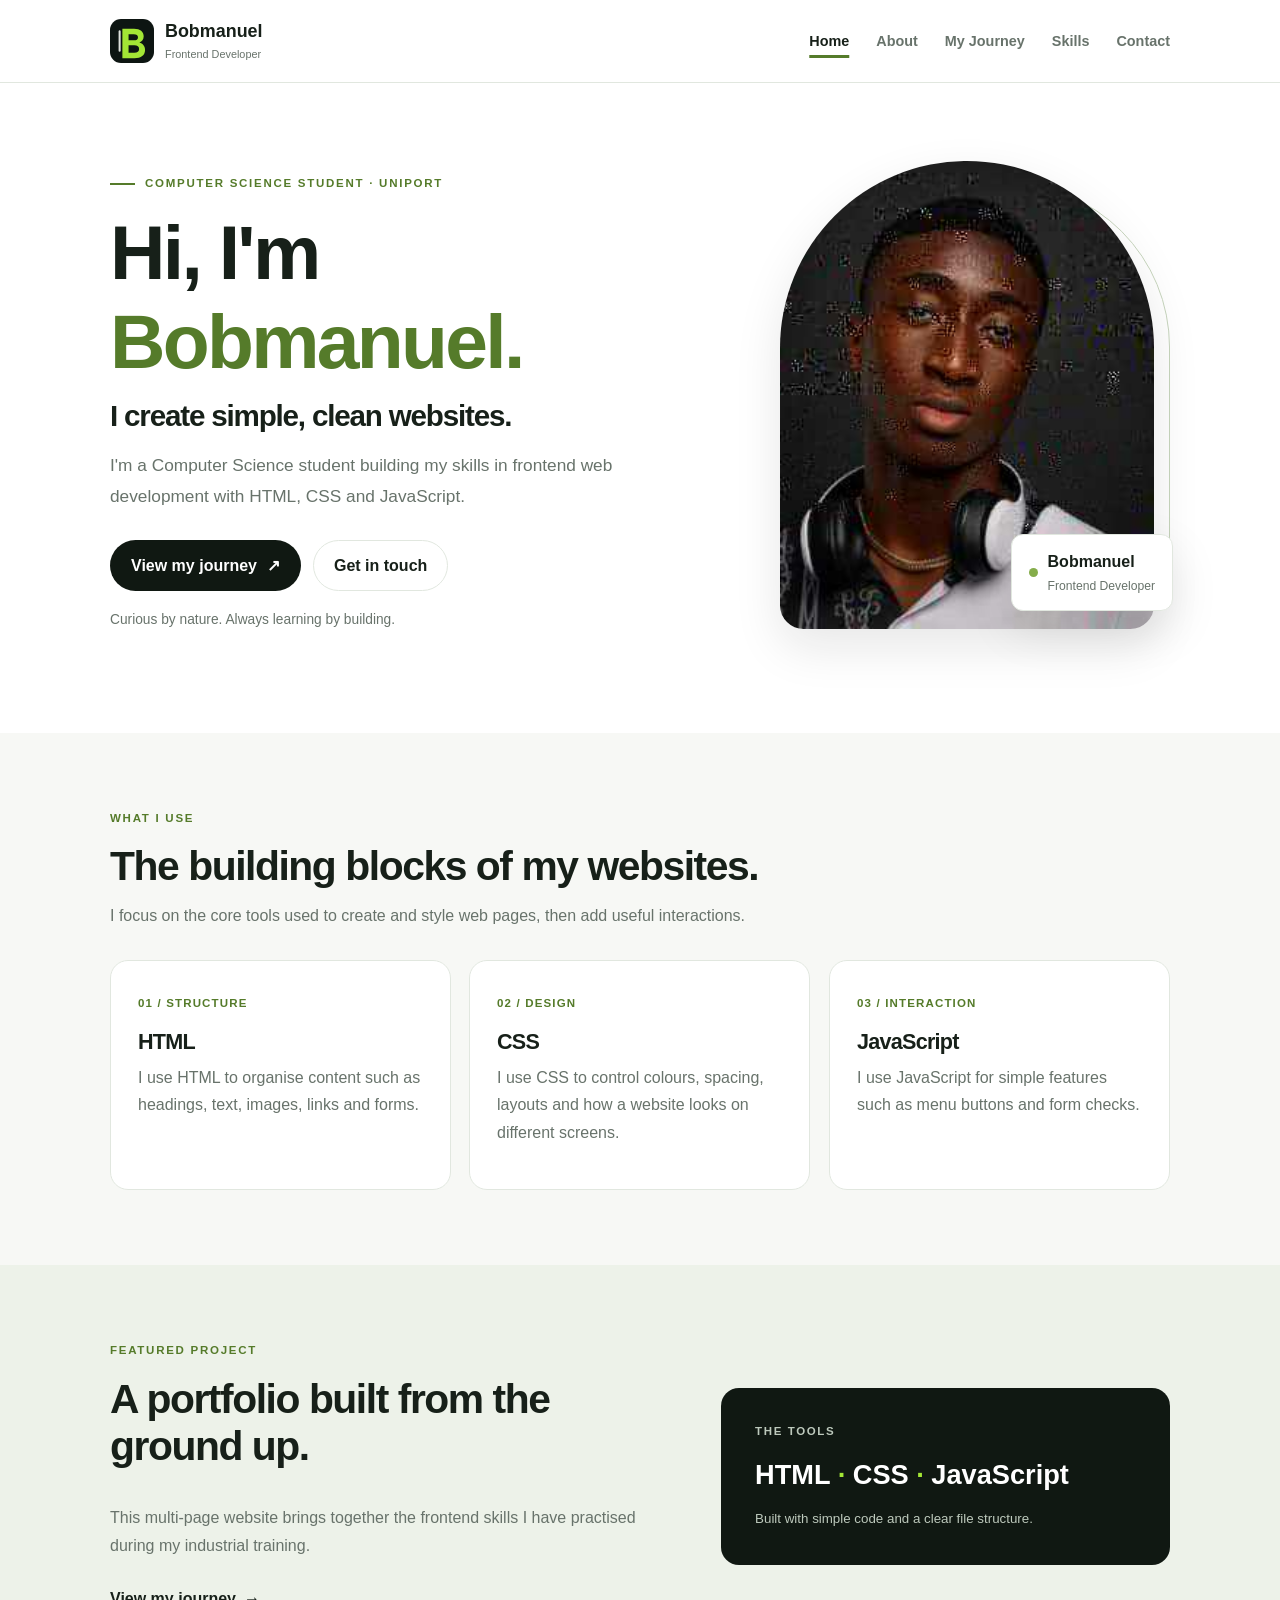
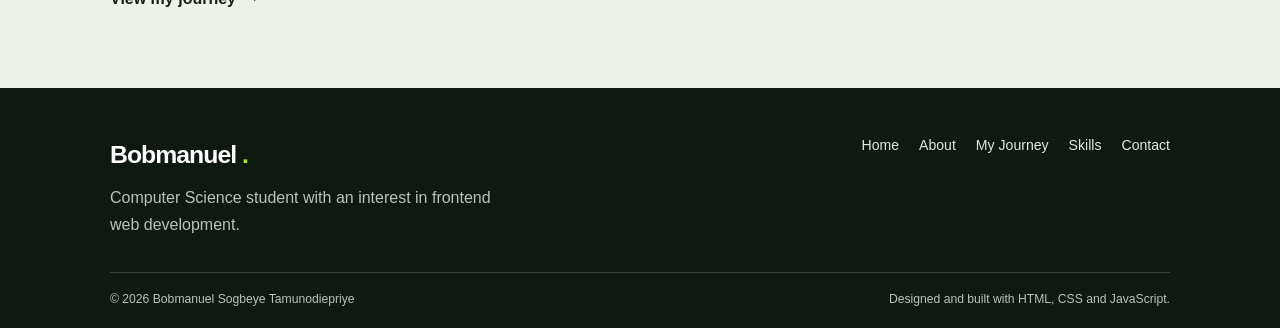
<file: index.html>
<!doctype html>
<html lang="en">
  <head>
    <meta charset="utf-8">
    <meta name="viewport" content="width=device-width, initial-scale=1">
    <meta
      name="description"
      content="Portfolio of Bobmanuel, a Computer Science student and aspiring frontend developer."
    />
    <meta name="theme-color" content="#101812">
    <title>
      Home | Bobmanuel
    </title>
    <link rel="icon" type="image/svg+xml" href="skillerville-techspot/assets/images/logo.svg">
    <link rel="stylesheet" href="skillerville-techspot/assets/css/style.css">
    <script src="skillerville-techspot/assets/js/script.js" defer>
    </script>
  </head>
  <body>
    <!-- Shared header: keep the same navigation on every page. -->
    <header class="site-header">
      <div class="container nav-wrap">
        <a class="brand" href="skillerville-techspot/index.html" aria-label="Bobmanuel home">
          <img src="skillerville-techspot/assets/images/logo.svg" alt="Bobmanuel logo" width="44" height="44">
          <span>
            <strong>
              Bobmanuel
            </strong>
            <small>
              Frontend Developer
            </small>
          </span>
        </a>
        <button
          class="menu-toggle"
          type="button"
          aria-controls="site-nav"
          aria-expanded="false"
          aria-label="Open navigation"
        >
          ☰
        </button>
        <nav class="site-nav" id="site-nav" aria-label="Main navigation">
          <a href="skillerville-techspot/index.html" aria-current="page">Home</a>
          <a href="skillerville-techspot/about.html">About</a>
          <a href="skillerville-techspot/experience.html">My Journey</a>
          <a href="skillerville-techspot/skills.html">Skills</a>
          <a href="skillerville-techspot/contact.html">Contact</a>
        </nav>
      </div>
    </header>
    <main>
      <!-- Hero section: introduction and profile image. -->
      <section class="hero">
        <div class="container hero-grid">
          <div class="hero-copy">
            <p class="eyebrow">
              <span class="eyebrow-line">
              </span>
              Computer Science Student · UniPort
            </p>
            <h1>
              Hi, I'm
              <span>
                Bobmanuel.
              </span>
            </h1>
            <h2 class="hero-subtitle">
              I create simple, clean websites.
            </h2>
            <p class="lead">
              I'm a Computer Science student building my skills in frontend web development with HTML, CSS
              and JavaScript.
            </p>
            <div class="button-row">
              <a class="button button-primary" href="skillerville-techspot/experience.html">
                View my journey
                <span aria-hidden="true">
                  ↗
                </span>
              </a>
              <a class="button button-outline" href="skillerville-techspot/contact.html">
                Get in touch
              </a>
            </div>
            <p class="small-note">
              Curious by nature. Always learning by building.
            </p>
          </div>
          <div class="hero-photo-wrap">
            <div class="photo-decoration">
            </div>
            <div class="hero-photo">
              <img src="skillerville-techspot/assets/images/profile.jpg" alt="Portrait of Bobmanuel">
            </div>
            <div class="photo-caption">
              <span class="caption-dot">
              </span>
              <div>
                <strong>
                  Bobmanuel
                </strong>
                <small>
                  Frontend Developer
                </small>
              </div>
            </div>
          </div>
        </div>
      </section>
      <!-- Short introduction to the skills used on this website. -->
      <section class="section">
        <div class="container">
          <div class="section-heading">
            <p class="eyebrow">
              What I use
            </p>
            <h2>
              The building blocks of my websites.
            </h2>
            <p>
              I focus on the core tools used to create and style web pages, then add useful interactions.
            </p>
          </div>
          <div class="card-grid three">
            <article class="info-card">
              <span class="card-number">
                01 / STRUCTURE
              </span>
              <h3>
                HTML
              </h3>
              <p>
                I use HTML to organise content such as headings, text, images, links and forms.
              </p>
            </article>
            <article class="info-card">
              <span class="card-number">
                02 / DESIGN
              </span>
              <h3>
                CSS
              </h3>
              <p>
                I use CSS to control colours, spacing, layouts and how a website looks on different screens.
              </p>
            </article>
            <article class="info-card">
              <span class="card-number">
                03 / INTERACTION
              </span>
              <h3>
                JavaScript
              </h3>
              <p>
                I use JavaScript for simple features such as menu buttons and form checks.
              </p>
            </article>
          </div>
        </div>
      </section>
      <!-- Featured project preview. -->
      <section class="section section-soft">
        <div class="container feature-row">
          <div>
            <p class="eyebrow">
              Featured project
            </p>
            <h2>
              A portfolio built from the ground up.
            </h2>
            <p>
              This multi-page website brings together the frontend skills I have practised during my
              industrial training.
            </p>
            <a class="text-link" href="skillerville-techspot/experience.html">
              View my journey
              <span aria-hidden="true">
                →
              </span>
            </a>
          </div>
          <div class="feature-note">
            <span class="feature-kicker">
              THE TOOLS
            </span>
            <strong>
              HTML
              <i>
                ·
              </i>
              CSS
              <i>
                ·
              </i>
              JavaScript
            </strong>
            <small>
              Built with simple code and a clear file structure.
            </small>
          </div>
        </div>
      </section>
    </main>
    <!-- Shared footer: same links and details across all pages. -->
    <footer class="site-footer">
      <div class="container footer-top">
        <div class="footer-about">
          <a class="footer-brand" href="skillerville-techspot/index.html">
            Bobmanuel
            <span>
              .
            </span>
          </a>
          <p>
            Computer Science student with an interest in frontend web development.
          </p>
        </div>
        <nav class="footer-links" aria-label="Footer navigation">
          <a href="skillerville-techspot/index.html">Home</a>
          <a href="skillerville-techspot/about.html">About</a>
          <a href="skillerville-techspot/experience.html">My Journey</a>
          <a href="skillerville-techspot/skills.html">Skills</a>
          <a href="skillerville-techspot/contact.html">Contact</a>
        </nav>
      </div>
      <div class="container footer-bottom">
        <span>
          © 2026 Bobmanuel Sogbeye Tamunodiepriye
        </span>
        <span>
          Designed and built with HTML, CSS and JavaScript.
        </span>
      </div>
    </footer>
  </body>
</html>
</file>
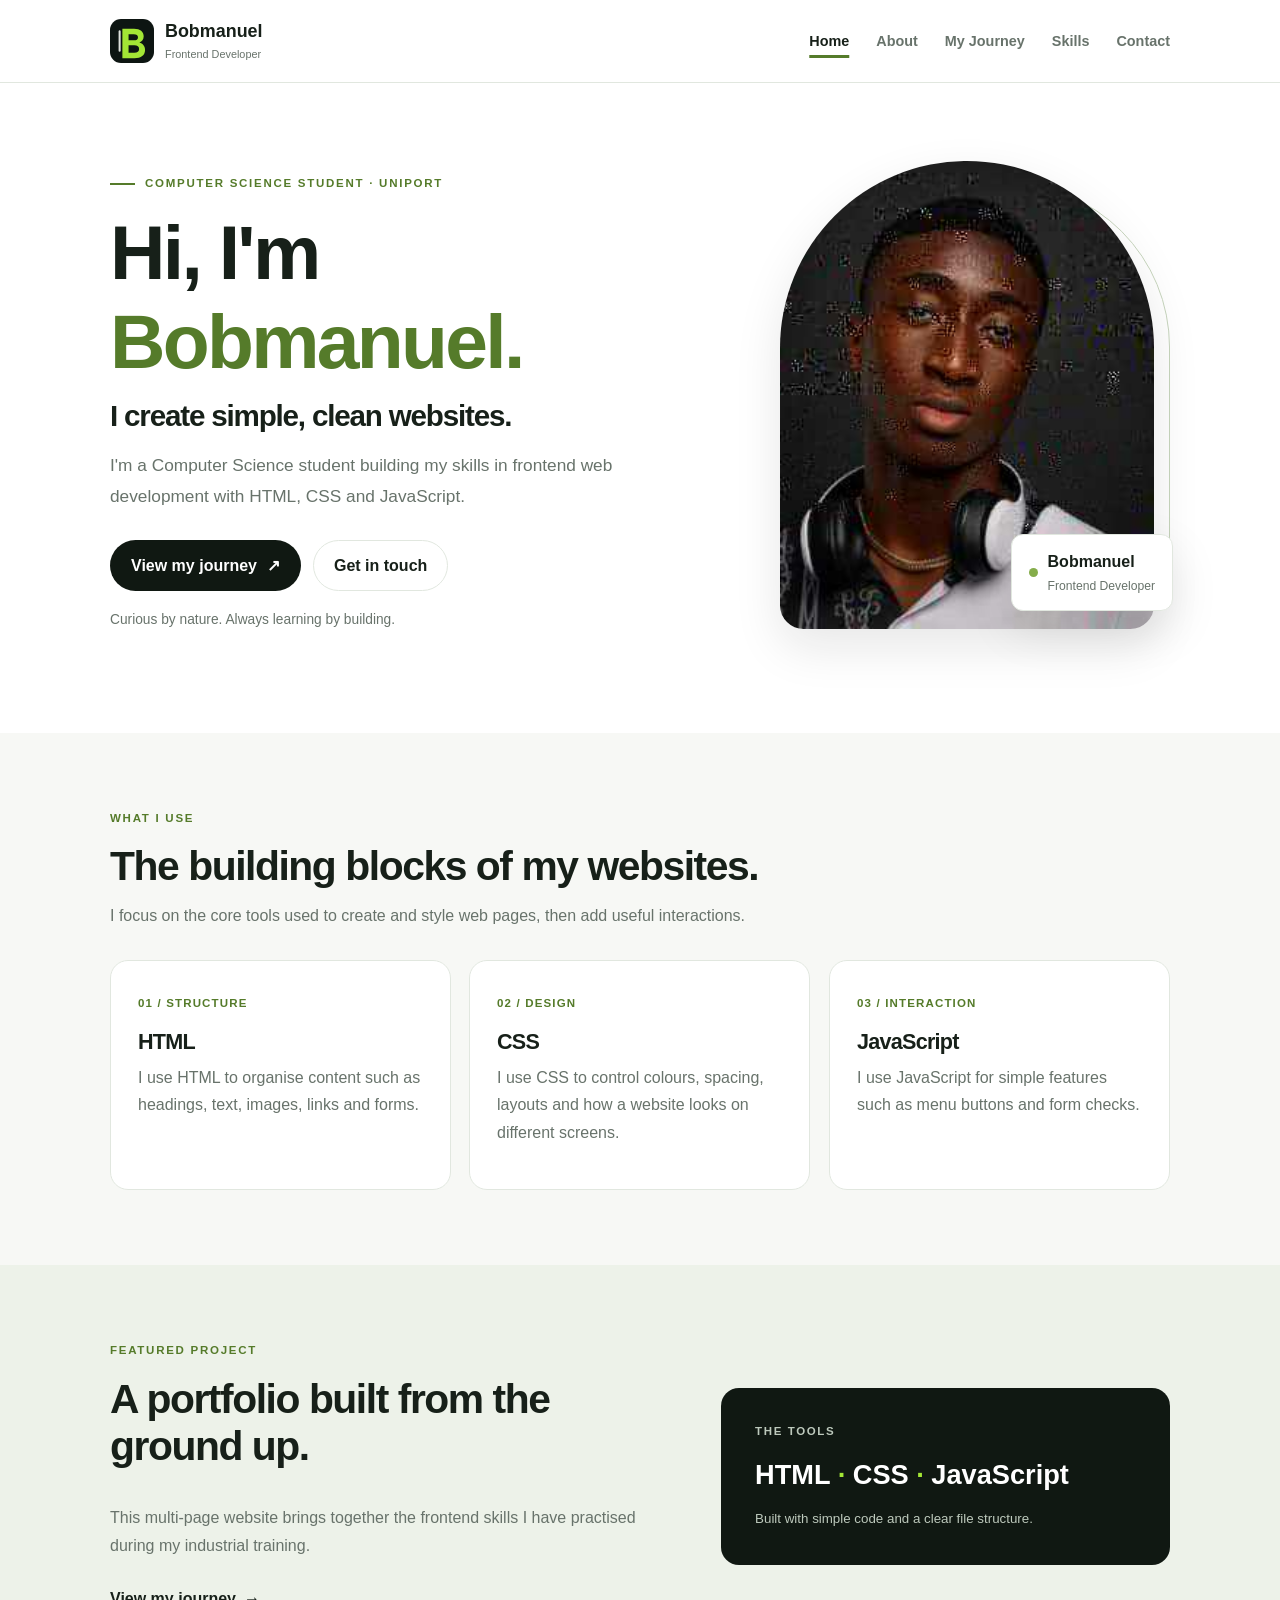
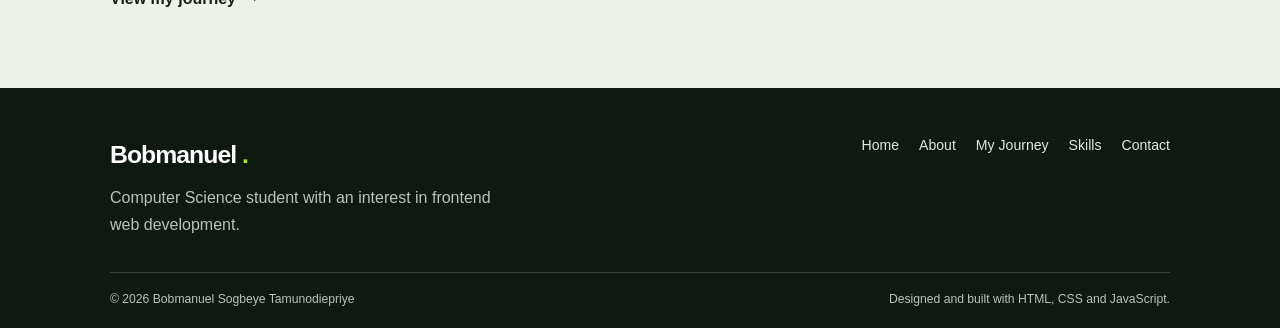
<file: skillerville-techspot/index.html>
<!doctype html>
<html lang="en">
  <head>
    <meta charset="utf-8">
    <meta name="viewport" content="width=device-width, initial-scale=1">
    <meta
      name="description"
      content="Portfolio of Bobmanuel, a Computer Science student and aspiring frontend developer."
    />
    <meta name="theme-color" content="#101812">
    <title>
      Home | Bobmanuel
    </title>
    <link rel="icon" type="image/svg+xml" href="assets/images/logo.svg">
    <link rel="stylesheet" href="assets/css/style.css">
    <script src="assets/js/script.js" defer>
    </script>
  </head>
  <body>
    <!-- Shared header: keep the same navigation on every page. -->
    <header class="site-header">
      <div class="container nav-wrap">
        <a class="brand" href="index.html" aria-label="Bobmanuel home">
          <img src="assets/images/logo.svg" alt="Bobmanuel logo" width="44" height="44">
          <span>
            <strong>
              Bobmanuel
            </strong>
            <small>
              Frontend Developer
            </small>
          </span>
        </a>
        <button
          class="menu-toggle"
          type="button"
          aria-controls="site-nav"
          aria-expanded="false"
          aria-label="Open navigation"
        >
          ☰
        </button>
        <nav class="site-nav" id="site-nav" aria-label="Main navigation">
          <a href="index.html" aria-current="page">Home</a>
          <a href="about.html">About</a>
          <a href="experience.html">My Journey</a>
          <a href="skills.html">Skills</a>
          <a href="contact.html">Contact</a>
        </nav>
      </div>
    </header>
    <main>
      <!-- Hero section: introduction and profile image. -->
      <section class="hero">
        <div class="container hero-grid">
          <div class="hero-copy">
            <p class="eyebrow">
              <span class="eyebrow-line">
              </span>
              Computer Science Student · UniPort
            </p>
            <h1>
              Hi, I'm
              <span>
                Bobmanuel.
              </span>
            </h1>
            <h2 class="hero-subtitle">
              I create simple, clean websites.
            </h2>
            <p class="lead">
              I'm a Computer Science student building my skills in frontend web development with HTML, CSS
              and JavaScript.
            </p>
            <div class="button-row">
              <a class="button button-primary" href="experience.html">
                View my journey
                <span aria-hidden="true">
                  ↗
                </span>
              </a>
              <a class="button button-outline" href="contact.html">
                Get in touch
              </a>
            </div>
            <p class="small-note">
              Curious by nature. Always learning by building.
            </p>
          </div>
          <div class="hero-photo-wrap">
            <div class="photo-decoration">
            </div>
            <div class="hero-photo">
              <img src="assets/images/profile.jpg" alt="Portrait of Bobmanuel">
            </div>
            <div class="photo-caption">
              <span class="caption-dot">
              </span>
              <div>
                <strong>
                  Bobmanuel
                </strong>
                <small>
                  Frontend Developer
                </small>
              </div>
            </div>
          </div>
        </div>
      </section>
      <!-- Short introduction to the skills used on this website. -->
      <section class="section">
        <div class="container">
          <div class="section-heading">
            <p class="eyebrow">
              What I use
            </p>
            <h2>
              The building blocks of my websites.
            </h2>
            <p>
              I focus on the core tools used to create and style web pages, then add useful interactions.
            </p>
          </div>
          <div class="card-grid three">
            <article class="info-card">
              <span class="card-number">
                01 / STRUCTURE
              </span>
              <h3>
                HTML
              </h3>
              <p>
                I use HTML to organise content such as headings, text, images, links and forms.
              </p>
            </article>
            <article class="info-card">
              <span class="card-number">
                02 / DESIGN
              </span>
              <h3>
                CSS
              </h3>
              <p>
                I use CSS to control colours, spacing, layouts and how a website looks on different screens.
              </p>
            </article>
            <article class="info-card">
              <span class="card-number">
                03 / INTERACTION
              </span>
              <h3>
                JavaScript
              </h3>
              <p>
                I use JavaScript for simple features such as menu buttons and form checks.
              </p>
            </article>
          </div>
        </div>
      </section>
      <!-- Featured project preview. -->
      <section class="section section-soft">
        <div class="container feature-row">
          <div>
            <p class="eyebrow">
              Featured project
            </p>
            <h2>
              A portfolio built from the ground up.
            </h2>
            <p>
              This multi-page website brings together the frontend skills I have practised during my
              industrial training.
            </p>
            <a class="text-link" href="experience.html">
              View my journey
              <span aria-hidden="true">
                →
              </span>
            </a>
          </div>
          <div class="feature-note">
            <span class="feature-kicker">
              THE TOOLS
            </span>
            <strong>
              HTML
              <i>
                ·
              </i>
              CSS
              <i>
                ·
              </i>
              JavaScript
            </strong>
            <small>
              Built with simple code and a clear file structure.
            </small>
          </div>
        </div>
      </section>
    </main>
    <!-- Shared footer: same links and details across all pages. -->
    <footer class="site-footer">
      <div class="container footer-top">
        <div class="footer-about">
          <a class="footer-brand" href="index.html">
            Bobmanuel
            <span>
              .
            </span>
          </a>
          <p>
            Computer Science student with an interest in frontend web development.
          </p>
        </div>
        <nav class="footer-links" aria-label="Footer navigation">
          <a href="index.html">Home</a>
          <a href="about.html">About</a>
          <a href="experience.html">My Journey</a>
          <a href="skills.html">Skills</a>
          <a href="contact.html">Contact</a>
        </nav>
      </div>
      <div class="container footer-bottom">
        <span>
          © 2026 Bobmanuel Sogbeye Tamunodiepriye
        </span>
        <span>
          Designed and built with HTML, CSS and JavaScript.
        </span>
      </div>
    </footer>
  </body>
</html>
</file>
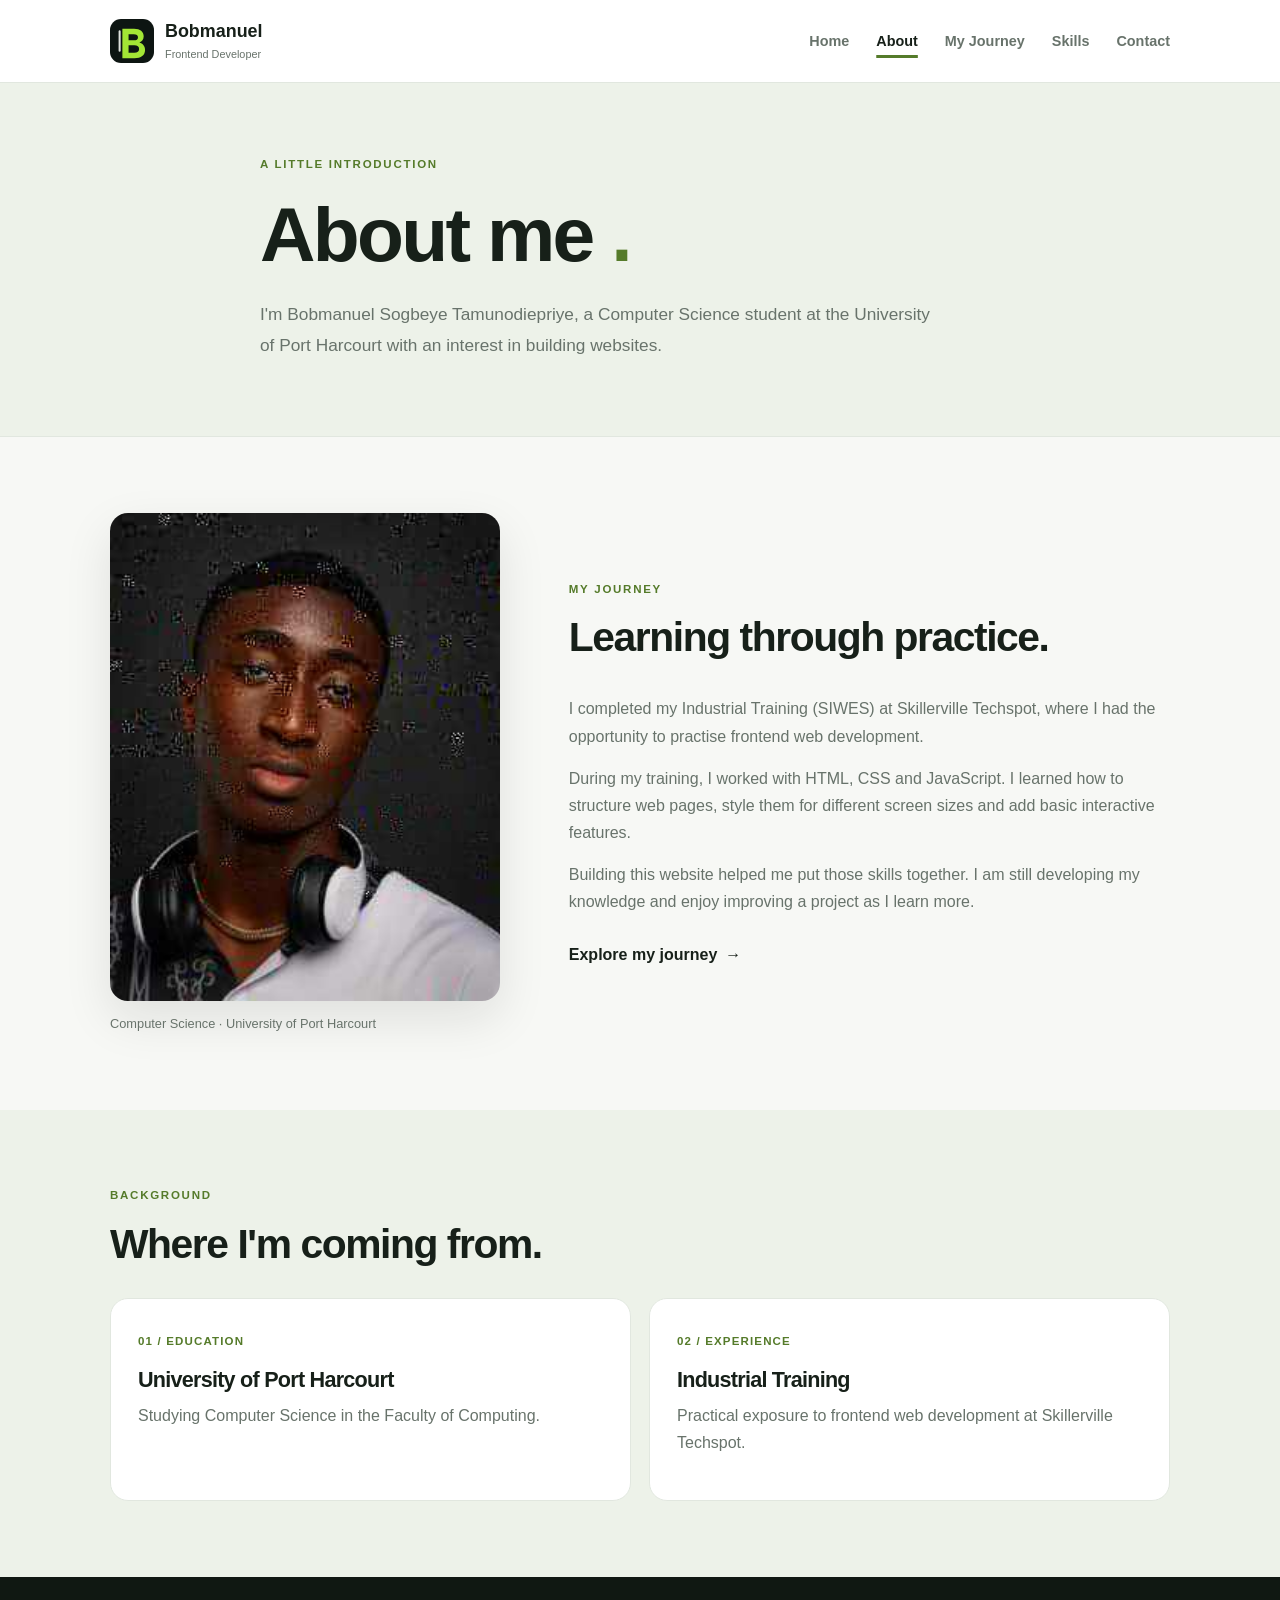
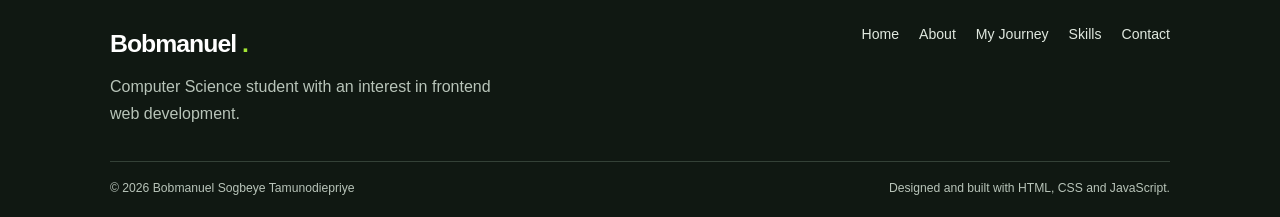
<file: skillerville-techspot/about.html>
<!doctype html>
<html lang="en">
  <head>
    <meta charset="utf-8">
    <meta name="viewport" content="width=device-width, initial-scale=1">
    <meta
      name="description"
      content="Learn about Bobmanuel, a Computer Science student at the University of Port Harcourt."
    />
    <meta name="theme-color" content="#101812">
    <title>
      About | Bobmanuel
    </title>
    <link rel="icon" type="image/svg+xml" href="assets/images/logo.svg">
    <link rel="stylesheet" href="assets/css/style.css">
    <script src="assets/js/script.js" defer>
    </script>
  </head>
  <body>
    <!-- Shared header: keep the same navigation on every page. -->
    <header class="site-header">
      <div class="container nav-wrap">
        <a class="brand" href="index.html" aria-label="Bobmanuel home">
          <img src="assets/images/logo.svg" alt="Bobmanuel logo" width="44" height="44">
          <span>
            <strong>
              Bobmanuel
            </strong>
            <small>
              Frontend Developer
            </small>
          </span>
        </a>
        <button
          class="menu-toggle"
          type="button"
          aria-controls="site-nav"
          aria-expanded="false"
          aria-label="Open navigation"
        >
          ☰
        </button>
        <nav class="site-nav" id="site-nav" aria-label="Main navigation">
          <a href="index.html">Home</a>
          <a href="about.html" aria-current="page">About</a>
          <a href="experience.html">My Journey</a>
          <a href="skills.html">Skills</a>
          <a href="contact.html">Contact</a>
        </nav>
      </div>
    </header>
    <main>
      <section class="page-intro">
        <div class="container narrow">
          <p class="eyebrow">
            A little introduction
          </p>
          <h1>
            About me
            <span class="heading-period">
              .
            </span>
          </h1>
          <p class="lead">
            I'm Bobmanuel Sogbeye Tamunodiepriye, a Computer Science student at the University of Port
            Harcourt with an interest in building websites.
          </p>
        </div>
      </section>
      <section class="section">
        <div class="container about-grid">
          <div class="about-image-wrap">
            <img class="about-photo" src="assets/images/profile.jpg" alt="Portrait of Bobmanuel">
            <span class="image-caption">
              Computer Science · University of Port Harcourt
            </span>
          </div>
          <div class="about-copy">
            <p class="eyebrow">
              My journey
            </p>
            <h2>
              Learning through practice.
            </h2>
            <p>
              I completed my Industrial Training (SIWES) at Skillerville Techspot, where I had the
              opportunity to practise frontend web development.
            </p>
            <p>
              During my training, I worked with HTML, CSS and JavaScript. I learned how to structure web
              pages, style them for different screen sizes and add basic interactive features.
            </p>
            <p>
              Building this website helped me put those skills together. I am still developing my
              knowledge and enjoy improving a project as I learn more.
            </p>
            <a class="text-link" href="experience.html">
              Explore my journey
              <span aria-hidden="true">
                →
              </span>
            </a>
          </div>
        </div>
      </section>
      <section class="section section-soft">
        <div class="container">
          <div class="section-heading">
            <p class="eyebrow">
              Background
            </p>
            <h2>
              Where I'm coming from.
            </h2>
          </div>
          <div class="card-grid two">
            <article class="info-card">
              <span class="card-number">
                01 / EDUCATION
              </span>
              <h3>
                University of Port Harcourt
              </h3>
              <p>
                Studying Computer Science in the Faculty of Computing.
              </p>
            </article>
            <article class="info-card">
              <span class="card-number">
                02 / EXPERIENCE
              </span>
              <h3>
                Industrial Training
              </h3>
              <p>
                Practical exposure to frontend web development at Skillerville Techspot.
              </p>
            </article>
          </div>
        </div>
      </section>
    </main>
    <!-- Shared footer: same links and details across all pages. -->
    <footer class="site-footer">
      <div class="container footer-top">
        <div class="footer-about">
          <a class="footer-brand" href="index.html">
            Bobmanuel
            <span>
              .
            </span>
          </a>
          <p>
            Computer Science student with an interest in frontend web development.
          </p>
        </div>
        <nav class="footer-links" aria-label="Footer navigation">
          <a href="index.html">Home</a>
          <a href="about.html">About</a>
          <a href="experience.html">My Journey</a>
          <a href="skills.html">Skills</a>
          <a href="contact.html">Contact</a>
        </nav>
      </div>
      <div class="container footer-bottom">
        <span>
          © 2026 Bobmanuel Sogbeye Tamunodiepriye
        </span>
        <span>
          Designed and built with HTML, CSS and JavaScript.
        </span>
      </div>
    </footer>
  </body>
</html>
</file>
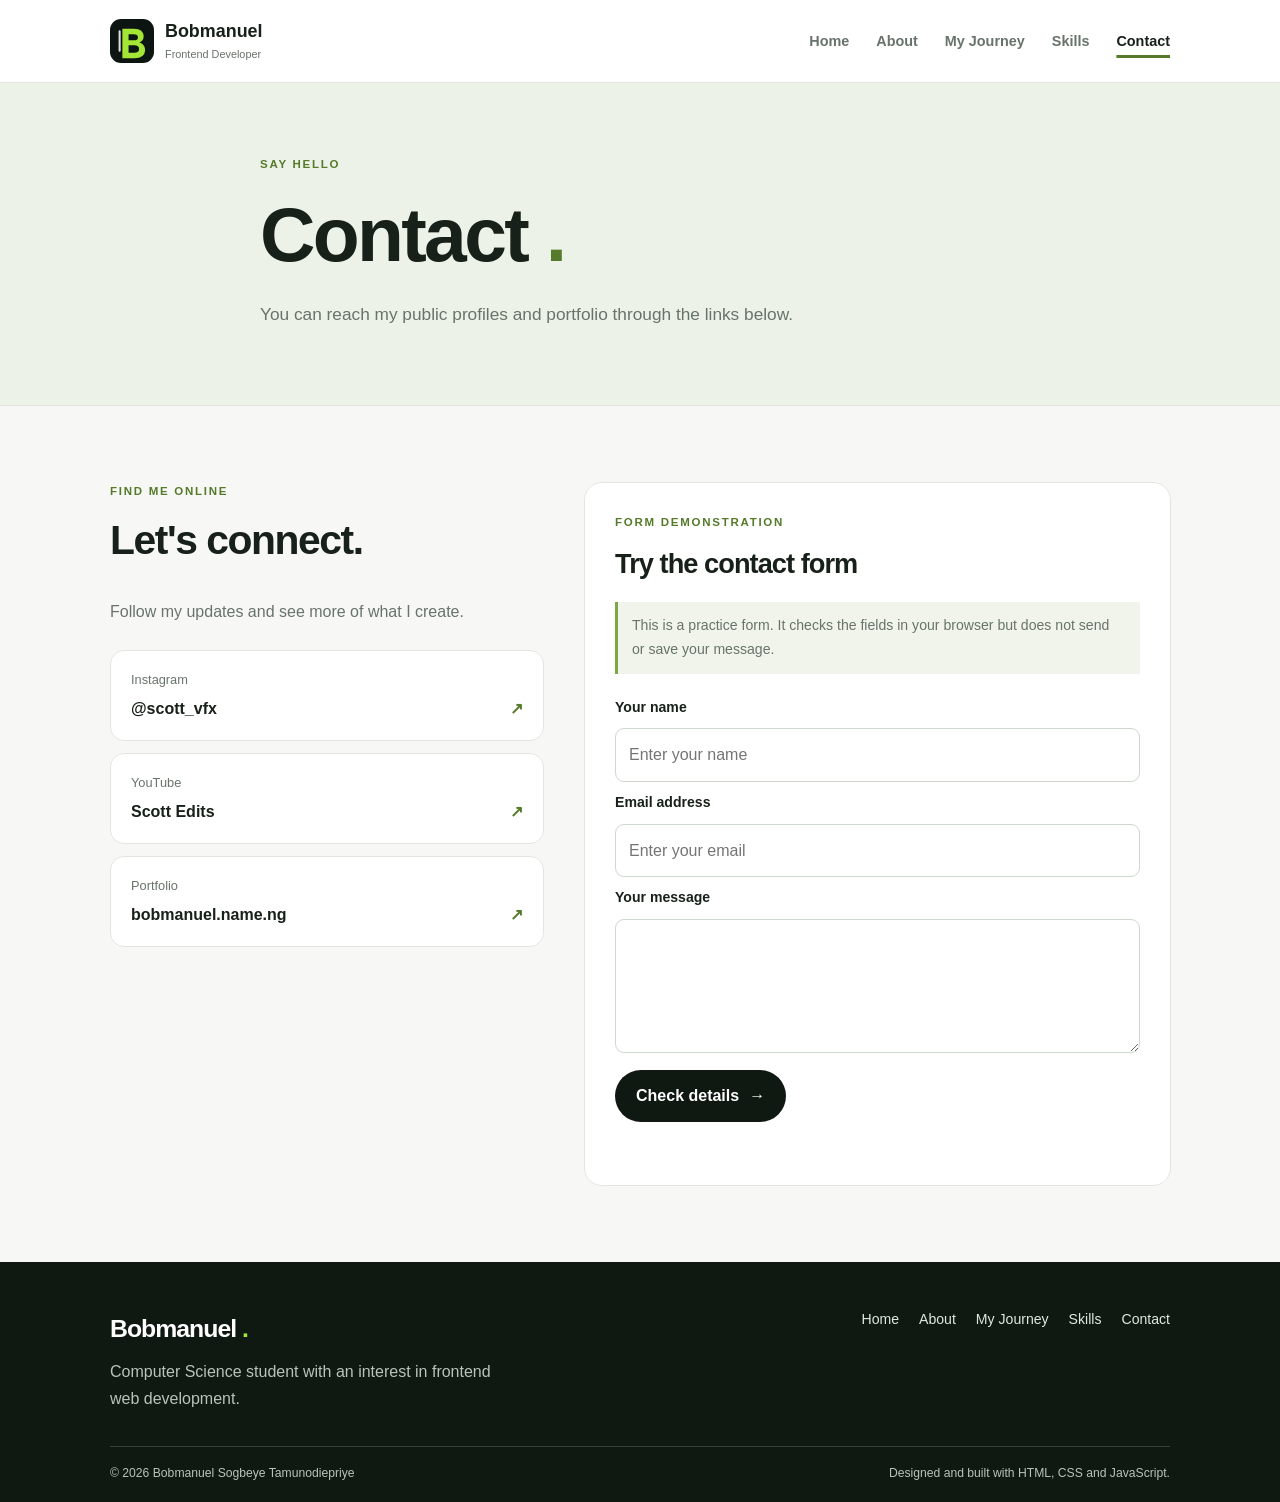
<file: skillerville-techspot/contact.html>
<!doctype html>
<html lang="en">
  <head>
    <meta charset="utf-8">
    <meta name="viewport" content="width=device-width, initial-scale=1">
    <meta name="description" content="Find Bobmanuel's public social and portfolio links.">
    <meta name="theme-color" content="#101812">
    <title>
      Contact | Bobmanuel
    </title>
    <link rel="icon" type="image/svg+xml" href="assets/images/logo.svg">
    <link rel="stylesheet" href="assets/css/style.css">
    <script src="assets/js/script.js" defer>
    </script>
  </head>
  <body>
    <!-- Shared header: keep the same navigation on every page. -->
    <header class="site-header">
      <div class="container nav-wrap">
        <a class="brand" href="index.html" aria-label="Bobmanuel home">
          <img src="assets/images/logo.svg" alt="Bobmanuel logo" width="44" height="44">
          <span>
            <strong>
              Bobmanuel
            </strong>
            <small>
              Frontend Developer
            </small>
          </span>
        </a>
        <button
          class="menu-toggle"
          type="button"
          aria-controls="site-nav"
          aria-expanded="false"
          aria-label="Open navigation"
        >
          ☰
        </button>
        <nav class="site-nav" id="site-nav" aria-label="Main navigation">
          <a href="index.html">Home</a>
          <a href="about.html">About</a>
          <a href="experience.html">My Journey</a>
          <a href="skills.html">Skills</a>
          <a href="contact.html" aria-current="page">Contact</a>
        </nav>
      </div>
    </header>
    <main>
      <section class="page-intro">
        <div class="container narrow">
          <p class="eyebrow">
            Say hello
          </p>
          <h1>
            Contact
            <span class="heading-period">
              .
            </span>
          </h1>
          <p class="lead">
            You can reach my public profiles and portfolio through the links below.
          </p>
        </div>
      </section>
      <section class="section">
        <div class="container contact-grid">
          <div>
            <p class="eyebrow">
              Find me online
            </p>
            <h2>
              Let's connect.
            </h2>
            <p class="contact-intro">
              Follow my updates and see more of what I create.
            </p>
            <div class="contact-links">
              <a href="https://www.instagram.com/scott_vfx/" target="_blank" rel="noopener noreferrer">
                <span>
                  Instagram
                </span>
                <strong>
                  @scott_vfx
                  <b aria-hidden="true">
                    ↗
                  </b>
                </strong>
              </a>
              <a href="https://www.youtube.com/@scottedits-f2g" target="_blank" rel="noopener noreferrer">
                <span>
                  YouTube
                </span>
                <strong>
                  Scott Edits
                  <b aria-hidden="true">
                    ↗
                  </b>
                </strong>
              </a>
              <a href="https://bobmanuel.name.ng" target="_blank" rel="noopener noreferrer">
                <span>
                  Portfolio
                </span>
                <strong>
                  bobmanuel.name.ng
                  <b aria-hidden="true">
                    ↗
                  </b>
                </strong>
              </a>
            </div>
          </div>
          <div class="form-panel">
            <p class="eyebrow">
              Form demonstration
            </p>
            <h2>
              Try the contact form
            </h2>
            <p class="form-notice">
              This is a practice form. It checks the fields in your browser but does not send or save your
              message.
            </p>
            <form id="contact-form">
              <label for="name">
                Your name
              </label>
              <input id="name" name="name" type="text" autocomplete="name" placeholder="Enter your name" required>
              <label for="email">
                Email address
              </label>
              <input
                id="email"
                name="email"
                type="email"
                autocomplete="email"
                placeholder="Enter your email"
                required
              />
              <label for="message">
                Your message
              </label>
              <textarea id="message" name="message" rows="4" placeholder="Write a short message" required>
              </textarea>
              <button class="button button-primary" type="submit">
                Check details
                <span aria-hidden="true">
                  →
                </span>
              </button>
              <p class="form-feedback" id="form-feedback" aria-live="polite">
              </p>
            </form>
          </div>
        </div>
      </section>
    </main>
    <!-- Shared footer: same links and details across all pages. -->
    <footer class="site-footer">
      <div class="container footer-top">
        <div class="footer-about">
          <a class="footer-brand" href="index.html">
            Bobmanuel
            <span>
              .
            </span>
          </a>
          <p>
            Computer Science student with an interest in frontend web development.
          </p>
        </div>
        <nav class="footer-links" aria-label="Footer navigation">
          <a href="index.html">Home</a>
          <a href="about.html">About</a>
          <a href="experience.html">My Journey</a>
          <a href="skills.html">Skills</a>
          <a href="contact.html">Contact</a>
        </nav>
      </div>
      <div class="container footer-bottom">
        <span>
          © 2026 Bobmanuel Sogbeye Tamunodiepriye
        </span>
        <span>
          Designed and built with HTML, CSS and JavaScript.
        </span>
      </div>
    </footer>
  </body>
</html>
</file>
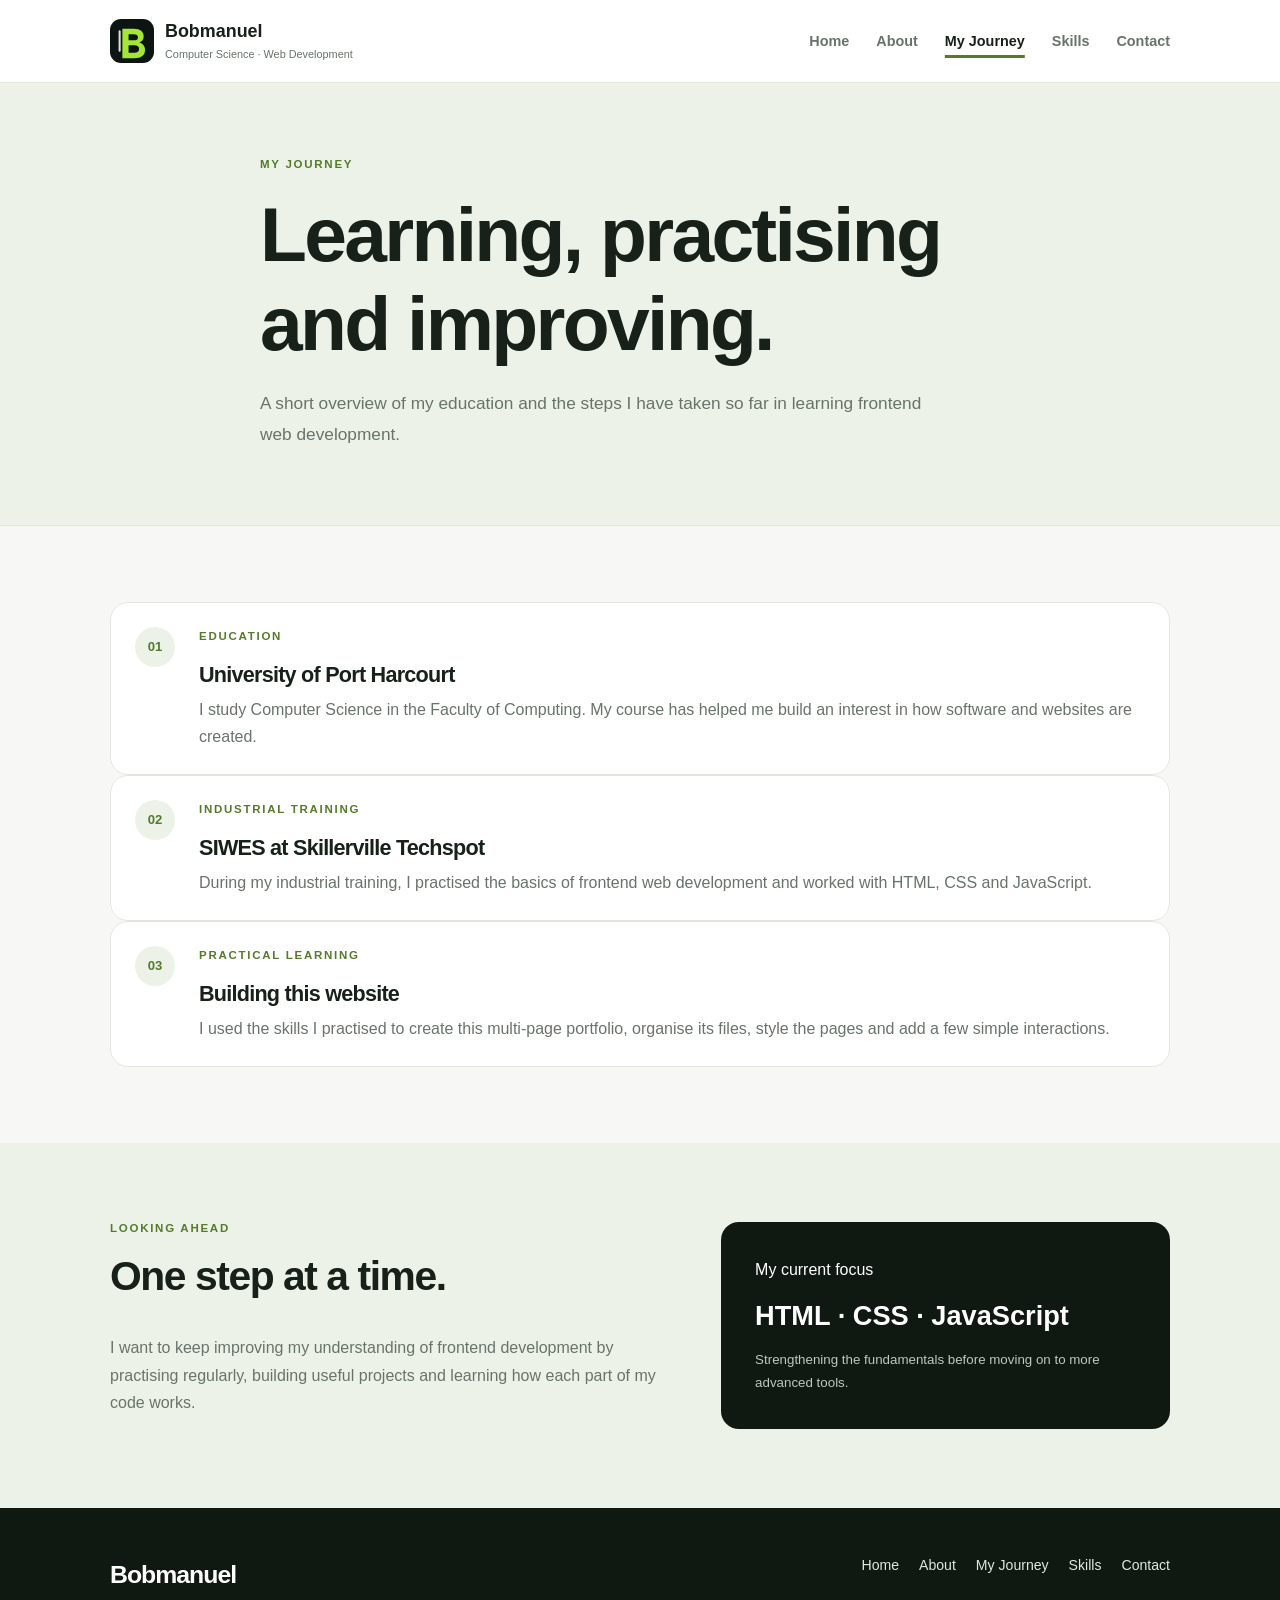
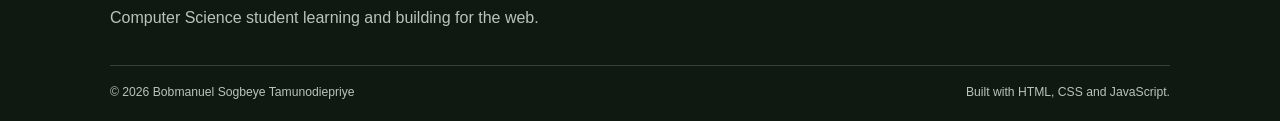
<file: skillerville-techspot/experience.html>
<!doctype html>
<html lang="en">
<head>
  <meta charset="utf-8">
  <meta name="viewport" content="width=device-width, initial-scale=1">
  <meta name="description" content="Bobmanuel's education, industrial training and learning journey in frontend web development.">
  <meta name="theme-color" content="#101812">
  <title>My Journey | Bobmanuel</title>
  <!-- Personal logo used as the browser tab icon on every page. -->
  <link rel="icon" type="image/svg+xml" href="assets/images/logo.svg">
  <link rel="stylesheet" href="assets/css/style.css">
  <script src="assets/js/script.js" defer></script>
</head>
<body>
  <!-- Shared header: the same navigation appears on every page. -->
  <header class="site-header">
    <div class="container nav-wrap">
      <a class="brand" href="index.html" aria-label="Bobmanuel home">
        <img src="assets/images/logo.svg" alt="" width="42" height="42">
        <span><strong>Bobmanuel</strong><small>Computer Science · Web Development</small></span>
      </a>
      <button class="menu-toggle" type="button" aria-controls="site-nav"
        aria-expanded="false" aria-label="Open navigation">☰</button>
      <nav class="site-nav" id="site-nav" aria-label="Main navigation">
        <a href="index.html">Home</a>
        <a href="about.html">About</a>
        <a href="experience.html" aria-current="page">My Journey</a>
        <a href="skills.html">Skills</a>
        <a href="contact.html">Contact</a>
      </nav>
    </div>
  </header>
  <main>
    <section class="page-intro">
      <div class="container narrow">
        <p class="eyebrow">My journey</p>
        <h1>Learning, practising and improving.</h1>
        <p class="lead">A short overview of my education and the steps I have taken so far in learning frontend web development.</p>
      </div>
    </section>
    <section class="section">
      <div class="container timeline">
        <article class="timeline-item">
          <span class="timeline-number">01</span>
          <div>
            <p class="eyebrow">Education</p>
            <h2>University of Port Harcourt</h2>
            <p>I study Computer Science in the Faculty of Computing. My course has helped me build an interest in how software and websites are created.</p>
          </div>
        </article>
        <article class="timeline-item">
          <span class="timeline-number">02</span>
          <div>
            <p class="eyebrow">Industrial training</p>
            <h2>SIWES at Skillerville Techspot</h2>
            <p>During my industrial training, I practised the basics of frontend web development and worked with HTML, CSS and JavaScript.</p>
          </div>
        </article>
        <article class="timeline-item">
          <span class="timeline-number">03</span>
          <div>
            <p class="eyebrow">Practical learning</p>
            <h2>Building this website</h2>
            <p>I used the skills I practised to create this multi-page portfolio, organise its files, style the pages and add a few simple interactions.</p>
          </div>
        </article>
      </div>
    </section>
    <section class="section section-soft">
      <div class="container feature-row">
        <div>
          <p class="eyebrow">Looking ahead</p>
          <h2>One step at a time.</h2>
          <p>I want to keep improving my understanding of frontend development by practising regularly, building useful projects and learning how each part of my code works.</p>
        </div>
        <div class="feature-note">
          <span>My current focus</span>
          <strong>HTML · CSS · JavaScript</strong>
          <small>Strengthening the fundamentals before moving on to more advanced tools.</small>
        </div>
      </div>
    </section>
  </main>
  <!-- Shared footer: keep this footer consistent across all pages. -->
  <footer class="site-footer">
    <div class="container footer-top">
      <div>
        <a class="footer-brand" href="index.html">Bobmanuel</a>
        <p>Computer Science student learning and building for the web.</p>
      </div>
      <nav class="footer-links" aria-label="Footer navigation">
        <a href="index.html">Home</a>
        <a href="about.html">About</a>
        <a href="experience.html">My Journey</a>
        <a href="skills.html">Skills</a>
        <a href="contact.html">Contact</a>
      </nav>
    </div>
    <div class="container footer-bottom">
      <span>© 2026 Bobmanuel Sogbeye Tamunodiepriye</span>
      <span>Built with HTML, CSS and JavaScript.</span>
    </div>
  </footer>
</body>
</html>
</file>
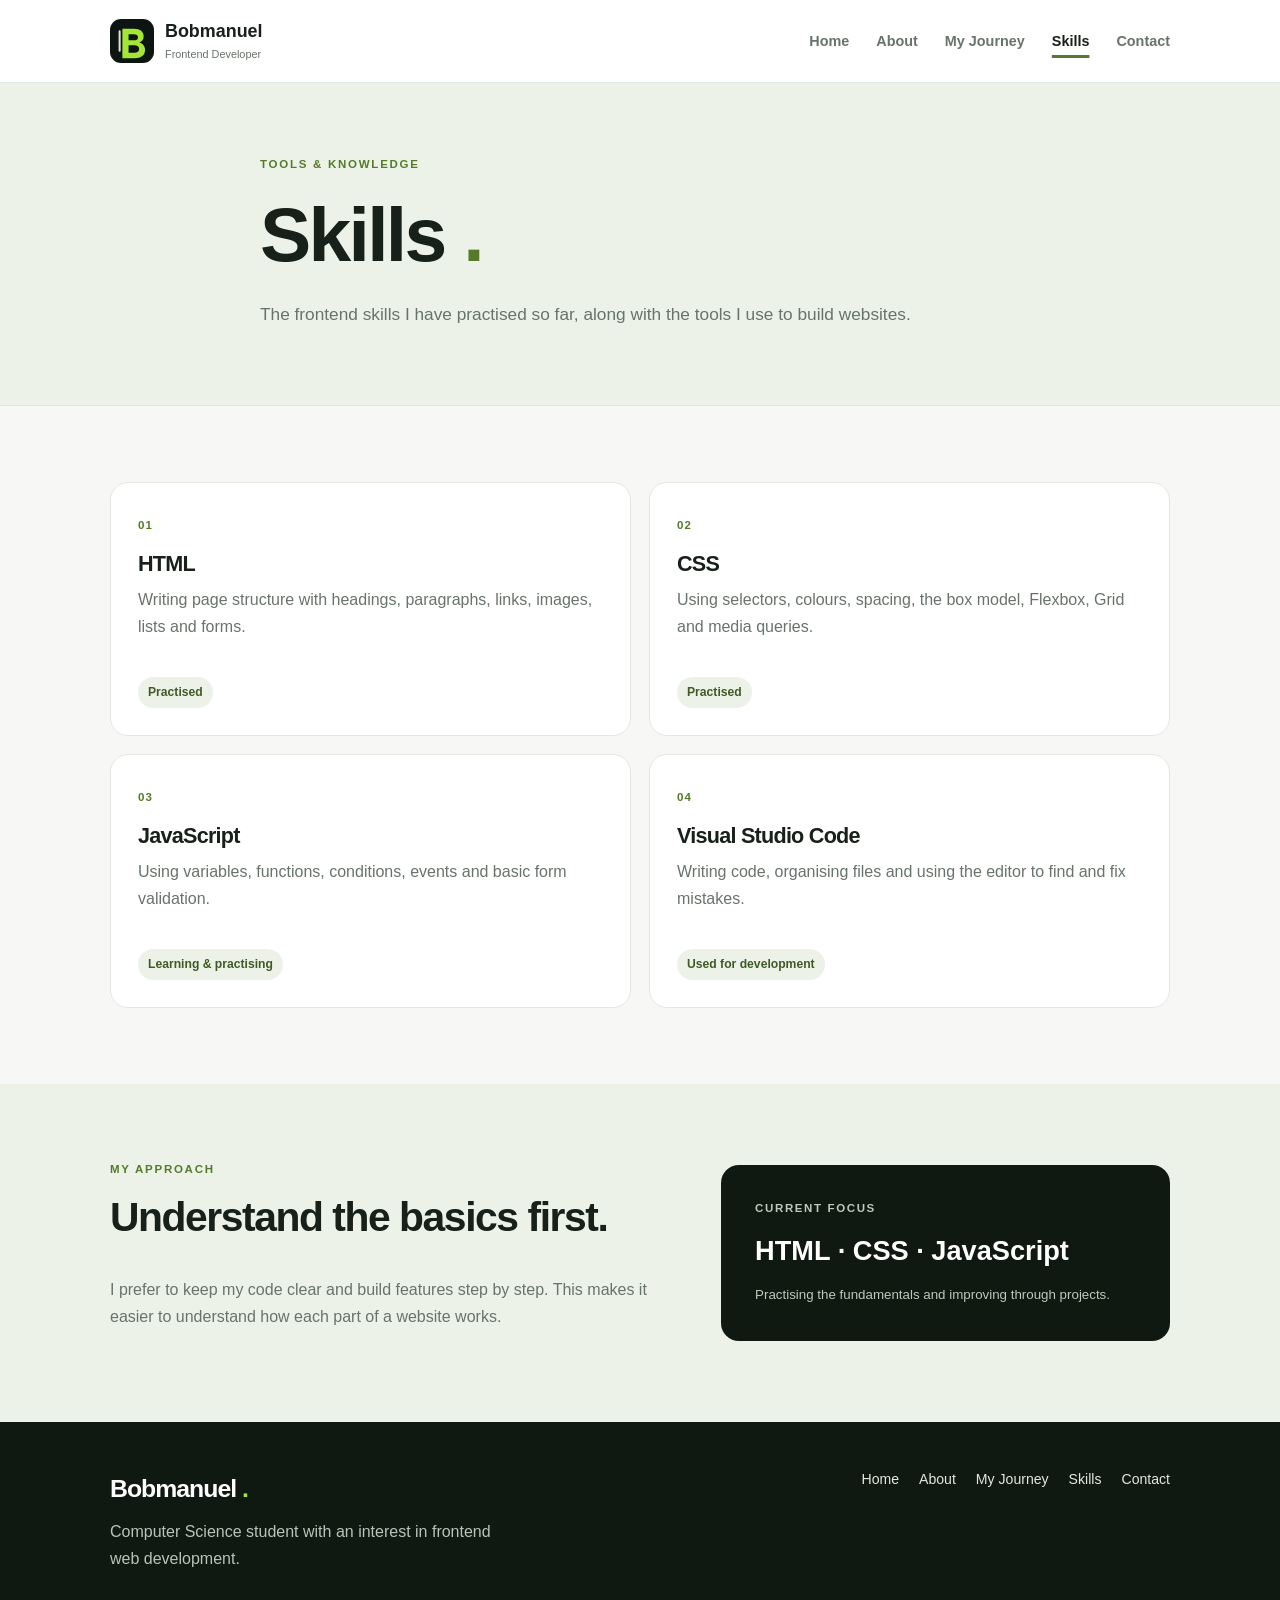
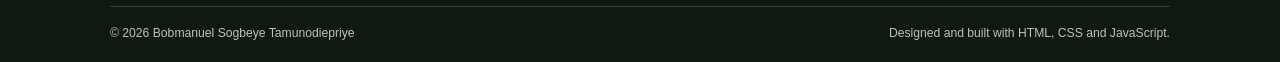
<file: skillerville-techspot/skills.html>
<!doctype html>
<html lang="en">
  <head>
    <meta charset="utf-8">
    <meta name="viewport" content="width=device-width, initial-scale=1">
    <meta name="description" content="Frontend web development skills practised by Bobmanuel.">
    <meta name="theme-color" content="#101812">
    <title>
      Skills | Bobmanuel
    </title>
    <link rel="icon" type="image/svg+xml" href="assets/images/logo.svg">
    <link rel="stylesheet" href="assets/css/style.css">
    <script src="assets/js/script.js" defer>
    </script>
  </head>
  <body>
    <!-- Shared header: keep the same navigation on every page. -->
    <header class="site-header">
      <div class="container nav-wrap">
        <a class="brand" href="index.html" aria-label="Bobmanuel home">
          <img src="assets/images/logo.svg" alt="Bobmanuel logo" width="44" height="44">
          <span>
            <strong>
              Bobmanuel
            </strong>
            <small>
              Frontend Developer
            </small>
          </span>
        </a>
        <button
          class="menu-toggle"
          type="button"
          aria-controls="site-nav"
          aria-expanded="false"
          aria-label="Open navigation"
        >
          ☰
        </button>
        <nav class="site-nav" id="site-nav" aria-label="Main navigation">
          <a href="index.html">Home</a>
          <a href="about.html">About</a>
          <a href="experience.html">My Journey</a>
          <a href="skills.html" aria-current="page">Skills</a>
          <a href="contact.html">Contact</a>
        </nav>
      </div>
    </header>
    <main>
      <section class="page-intro">
        <div class="container narrow">
          <p class="eyebrow">
            Tools & knowledge
          </p>
          <h1>
            Skills
            <span class="heading-period">
              .
            </span>
          </h1>
          <p class="lead">
            The frontend skills I have practised so far, along with the tools I use to build websites.
          </p>
        </div>
      </section>
      <section class="section">
        <div class="container">
          <div class="card-grid two">
            <article class="skill-card">
              <span class="card-number">
                01
              </span>
              <h2>
                HTML
              </h2>
              <p>
                Writing page structure with headings, paragraphs, links, images, lists and forms.
              </p>
              <span class="skill-level">
                Practised
              </span>
            </article>
            <article class="skill-card">
              <span class="card-number">
                02
              </span>
              <h2>
                CSS
              </h2>
              <p>
                Using selectors, colours, spacing, the box model, Flexbox, Grid and media queries.
              </p>
              <span class="skill-level">
                Practised
              </span>
            </article>
            <article class="skill-card">
              <span class="card-number">
                03
              </span>
              <h2>
                JavaScript
              </h2>
              <p>
                Using variables, functions, conditions, events and basic form validation.
              </p>
              <span class="skill-level">
                Learning & practising
              </span>
            </article>
            <article class="skill-card">
              <span class="card-number">
                04
              </span>
              <h2>
                Visual Studio Code
              </h2>
              <p>
                Writing code, organising files and using the editor to find and fix mistakes.
              </p>
              <span class="skill-level">
                Used for development
              </span>
            </article>
          </div>
        </div>
      </section>
      <section class="section section-soft">
        <div class="container feature-row">
          <div>
            <p class="eyebrow">
              My approach
            </p>
            <h2>
              Understand the basics first.
            </h2>
            <p>
              I prefer to keep my code clear and build features step by step. This makes it easier to
              understand how each part of a website works.
            </p>
          </div>
          <div class="feature-note">
            <span class="feature-kicker">
              CURRENT FOCUS
            </span>
            <strong>
              HTML · CSS · JavaScript
            </strong>
            <small>
              Practising the fundamentals and improving through projects.
            </small>
          </div>
        </div>
      </section>
    </main>
    <!-- Shared footer: same links and details across all pages. -->
    <footer class="site-footer">
      <div class="container footer-top">
        <div class="footer-about">
          <a class="footer-brand" href="index.html">
            Bobmanuel
            <span>
              .
            </span>
          </a>
          <p>
            Computer Science student with an interest in frontend web development.
          </p>
        </div>
        <nav class="footer-links" aria-label="Footer navigation">
          <a href="index.html">Home</a>
          <a href="about.html">About</a>
          <a href="experience.html">My Journey</a>
          <a href="skills.html">Skills</a>
          <a href="contact.html">Contact</a>
        </nav>
      </div>
      <div class="container footer-bottom">
        <span>
          © 2026 Bobmanuel Sogbeye Tamunodiepriye
        </span>
        <span>
          Designed and built with HTML, CSS and JavaScript.
        </span>
      </div>
    </footer>
  </body>
</html>
</file>
<file: skillerville-techspot/assets/css/style.css>
/* ==========================================================================
   BOBMANUEL PORTFOLIO
   1. Colour and layout settings
   2. Basic page styles
   3. Header and navigation
   4. Home page
   5. Inner pages and content cards
   6. Contact form
   7. Footer
   8. Tablet and mobile layouts
   ========================================================================== */

/* 1. Reusable colours and values. */
:root {
  --ink: #172019;
  --muted: #68736b;
  --paper: #f7f8f5;
  --white: #ffffff;
  --line: #e1e7df;
  --green: #a3e635;
  --green-dark: #557b2a;
  --dark: #101812;
  --radius: 18px;
  --shadow: 0 18px 48px rgba(16, 24, 18, .10);
  --font: -apple-system, BlinkMacSystemFont, "Segoe UI", Arial, sans-serif;
}

/* 2. Basic page styles and consistent content width. */
* { box-sizing: border-box; }
html { scroll-behavior: smooth; }
body { margin: 0; color: var(--ink); background: var(--paper); font-family: var(--font); line-height: 1.7; }
img { display: block; max-width: 100%; }
a { color: inherit; text-decoration: none; }
button, input, textarea { font: inherit; }
.container { width: min(1060px, calc(100% - 40px)); margin: 0 auto; }
.narrow { max-width: 760px; }
h1, h2, h3, p { margin-top: 0; }
h1, h2, h3 { line-height: 1.16; letter-spacing: -.035em; }
h1 { margin-bottom: 20px; font-size: clamp(2.65rem, 6.5vw, 4.8rem); }
h2 { font-size: clamp(1.8rem, 3.5vw, 2.55rem); }
p { color: var(--muted); }
.eyebrow { display: flex; align-items: center; gap: 10px; margin-bottom: 15px; color: var(--green-dark); font-size: .72rem; font-weight: 800; letter-spacing: .15em; text-transform: uppercase; }
.eyebrow-line { display: inline-block; width: 25px; height: 2px; background: var(--green-dark); }
.heading-period { color: var(--green-dark); }

/* 3. Shared header and navigation. */
.site-header { position: sticky; top: 0; z-index: 20; background: rgba(255,255,255,.96); border-bottom: 1px solid var(--line); backdrop-filter: blur(12px); }
.nav-wrap { min-height: 82px; display: flex; align-items: center; justify-content: space-between; gap: 24px; }
.brand { display: flex; align-items: center; gap: 11px; min-width: 0; }
.brand img { width: 44px; height: 44px; object-fit: contain; }
.brand span { display: grid; line-height: 1.2; }
.brand strong { font-size: 1.12rem; }
.brand small { margin-top: 5px; color: var(--muted); font-size: .68rem; }
.site-nav { display: flex; align-items: center; gap: 27px; }
.site-nav a { color: var(--muted); font-size: .9rem; font-weight: 650; transition: color .2s ease; }
.site-nav a:hover, .site-nav a[aria-current="page"] { color: var(--ink); }
.site-nav a[aria-current="page"] { text-decoration: underline; text-decoration-color: var(--green-dark); text-decoration-thickness: 3px; text-underline-offset: 9px; }
.menu-toggle { display: none; border: 1px solid var(--line); background: var(--white); color: var(--ink); border-radius: 10px; padding: 8px 12px; cursor: pointer; }

/* 4. Home page introduction and profile photograph. */
.hero { overflow: hidden; padding: 78px 0 88px; background: var(--white); }
.hero-grid { display: grid; grid-template-columns: 1.15fr .85fr; gap: 62px; align-items: center; }
.hero-copy { max-width: 610px; }
.hero h1 { max-width: 650px; margin-bottom: 12px; }
.hero h1 span { color: var(--green-dark); }
.hero-subtitle { margin-bottom: 17px; font-size: clamp(1.35rem, 3vw, 1.85rem); font-weight: 600; letter-spacing: -.04em; }
.lead { max-width: 680px; font-size: 1.08rem; line-height: 1.8; }
.button-row { display: flex; flex-wrap: wrap; gap: 12px; margin: 28px 0 17px; }
.button { display: inline-flex; justify-content: center; align-items: center; gap: 10px; min-height: 47px; padding: 11px 20px; border: 1px solid transparent; border-radius: 999px; font-weight: 700; cursor: pointer; transition: transform .2s ease, background .2s ease, border-color .2s ease; }
.button:hover { transform: translateY(-2px); }
.button-primary { background: var(--dark); color: var(--white); }
.button-primary:hover { background: #2a3a2e; }
.button-outline { border-color: var(--line); background: var(--white); }
.button-outline:hover { border-color: var(--ink); }
.small-note { margin: 0; font-size: .86rem; }
.hero-photo-wrap { position: relative; width: min(100%, 390px); justify-self: end; padding: 0 16px 16px 0; }
.photo-decoration { position: absolute; top: 22px; right: 0; width: 84%; height: 88%; border: 1px solid #c7d5bd; border-radius: 190px 190px 24px 24px; }
.hero-photo { position: relative; z-index: 1; overflow: hidden; border-radius: 190px 190px 24px 24px; box-shadow: var(--shadow); }
.hero-photo img { width: 100%; aspect-ratio: 4 / 5; object-fit: cover; object-position: center 28%; }
.photo-caption { position: absolute; z-index: 2; right: -3px; bottom: 34px; display: flex; align-items: center; gap: 10px; padding: 13px 17px; background: var(--white); border: 1px solid var(--line); border-radius: 12px; box-shadow: var(--shadow); }
.photo-caption div { display: grid; gap: 1px; }
.photo-caption small { color: var(--muted); font-size: .76rem; }
.caption-dot { width: 9px; height: 9px; border-radius: 50%; background: #85ad4b; }

/* 5. Shared sections, cards and inner page layouts. */
.section { padding: 76px 0; }
.section-soft { background: #edf2e9; }
.section-heading { max-width: 650px; margin-bottom: 30px; }
.section-heading h2 { margin-bottom: 12px; }
.card-grid { display: grid; gap: 18px; }
.card-grid.three { grid-template-columns: repeat(3, 1fr); }
.card-grid.two { grid-template-columns: repeat(2, 1fr); }
.info-card, .skill-card { padding: 27px; background: var(--white); border: 1px solid var(--line); border-radius: var(--radius); transition: transform .2s ease, box-shadow .2s ease; }
.info-card:hover, .skill-card:hover { transform: translateY(-3px); box-shadow: var(--shadow); }
.info-card h3, .skill-card h2 { margin: 14px 0 10px; font-size: 1.35rem; }
.card-number { color: var(--green-dark); font-size: .72rem; font-weight: 800; letter-spacing: .1em; }
.feature-row { display: grid; grid-template-columns: 1fr .8fr; gap: 50px; align-items: center; }
.feature-row > div:first-child { max-width: 610px; }
.text-link { display: inline-flex; align-items: center; gap: 8px; margin-top: 10px; color: var(--ink); font-weight: 800; }
.text-link:hover { color: var(--green-dark); }
.feature-note { display: grid; gap: 10px; padding: 34px; background: var(--dark); color: var(--white); border-radius: var(--radius); }
.feature-kicker { color: #bdc9bc; font-size: .72rem; font-weight: 800; letter-spacing: .14em; }
.feature-note strong { font-size: clamp(1.25rem, 2.5vw, 1.7rem); }
.feature-note strong i { color: var(--green); font-style: normal; }
.feature-note small { color: #bdc9bc; }
.page-intro { padding: 72px 0 58px; background: #edf2e9; border-bottom: 1px solid var(--line); }
.page-intro h1 { max-width: 780px; }
.about-grid { display: grid; grid-template-columns: .8fr 1.2fr; gap: 58px; align-items: center; }
.about-image-wrap { position: relative; max-width: 390px; }
.about-photo { width: 100%; max-height: 500px; aspect-ratio: 4 / 5; object-fit: cover; object-position: center 28%; border-radius: var(--radius); box-shadow: var(--shadow); }
.image-caption { display: block; margin-top: 12px; color: var(--muted); font-size: .8rem; }
.about-copy p { margin-bottom: 15px; }
.project-layout { display: grid; grid-template-columns: 1fr 1fr; gap: 28px; align-items: stretch; }
.project-panel { padding: 38px; background: var(--dark); color: var(--white); border-radius: var(--radius); }
.project-panel h2 { margin: 17px 0; color: var(--white); }
.project-panel p { color: #c7d0c7; }
.project-label { color: var(--green); font-size: .72rem; font-weight: 800; letter-spacing: .13em; }
.tag-list { display: flex; flex-wrap: wrap; gap: 8px; margin-top: 26px; }
.tag-list span { padding: 6px 11px; color: var(--white); border: 1px solid #455347; border-radius: 999px; font-size: .78rem; }
.project-details { display: grid; gap: 12px; }
.project-details article { display: flex; gap: 17px; padding: 20px; background: var(--white); border: 1px solid var(--line); border-radius: 14px; }
.project-details article > strong { color: var(--green-dark); font-size: .8rem; }
.project-details h3 { margin: 0 0 7px; font-size: 1.12rem; }
.project-details p { margin: 0; font-size: .92rem; }
.skill-card p { min-height: 75px; }
.skill-level { display: inline-block; padding: 5px 10px; background: #edf2e9; border-radius: 999px; color: #405a26; font-size: .76rem; font-weight: 700; }

/* 6. Contact links and practice form. */
.contact-grid { display: grid; grid-template-columns: .85fr 1.15fr; gap: 40px; align-items: start; }
.contact-intro { max-width: 360px; }
.contact-links { display: grid; gap: 12px; margin-top: 25px; }
.contact-links a { display: grid; gap: 4px; padding: 18px 20px; background: var(--white); border: 1px solid var(--line); border-radius: 14px; transition: border-color .2s ease, transform .2s ease; }
.contact-links a:hover { border-color: #91b95a; transform: translateX(3px); }
.contact-links a span { color: var(--muted); font-size: .8rem; }
.contact-links a strong { display: flex; justify-content: space-between; gap: 12px; }
.contact-links b { color: var(--green-dark); }
.form-panel { padding: 30px; background: var(--white); border: 1px solid var(--line); border-radius: var(--radius); }
.form-panel h2 { font-size: 1.7rem; }
.form-notice { padding: 12px 14px; background: #f0f4eb; border-left: 3px solid #7ca744; font-size: .88rem; }
form { display: grid; gap: 9px; margin-top: 22px; }
label { font-size: .88rem; font-weight: 700; }
input, textarea { width: 100%; padding: 12px 13px; border: 1px solid #cfd8ce; border-radius: 9px; background: #fff; color: var(--ink); }
input:focus, textarea:focus { outline: 2px solid #a3e635; outline-offset: 2px; }
textarea { resize: vertical; }
form button { justify-self: start; margin-top: 8px; }
.form-feedback { min-height: 24px; margin: 0; font-size: .88rem; }

/* 7. Shared footer. */
.site-footer { padding: 46px 0 18px; background: var(--dark); color: var(--white); }
.footer-top { display: flex; justify-content: space-between; gap: 30px; padding-bottom: 34px; }
.footer-about { max-width: 390px; }
.footer-brand { font-size: 1.55rem; font-weight: 850; letter-spacing: -.04em; }
.footer-brand span { color: var(--green); }
.site-footer p { margin: 8px 0 0; color: #b8c4b9; }
.footer-links { display: flex; flex-wrap: wrap; gap: 20px; align-items: flex-start; }
.footer-links a { color: #e0e8df; font-size: .88rem; }
.footer-links a:hover { color: var(--green); }
.footer-bottom { display: flex; justify-content: space-between; gap: 14px; padding-top: 16px; border-top: 1px solid #344137; color: #b8c4b9; font-size: .76rem; }

/* 8. Tablet and mobile layouts. */
@media (max-width: 820px) {
  .container { width: min(100% - 34px, 650px); }
  .nav-wrap { min-height: 74px; }
  .menu-toggle { display: inline-flex; align-items: center; justify-content: center; }
  .site-nav { display: none; position: absolute; top: 100%; left: 0; right: 0; padding: 13px 22px 18px; background: var(--white); border-bottom: 1px solid var(--line); flex-direction: column; align-items: stretch; gap: 0; }
  .site-nav.is-open { display: flex; }
  .site-nav a { padding: 11px 4px; }
  .hero { padding: 55px 0 65px; }
  .hero-grid, .feature-row, .about-grid, .project-layout, .contact-grid { grid-template-columns: 1fr; gap: 34px; }
  .hero-photo-wrap { width: min(100%, 350px); justify-self: center; }
  .about-image-wrap { width: min(100%, 360px); }
  .card-grid.three, .card-grid.two { grid-template-columns: 1fr; }
  .page-intro { padding: 54px 0 43px; }
  .section { padding: 56px 0; }
  .skill-card p { min-height: 0; }
  .footer-top, .footer-bottom { flex-direction: column; }
}
@media (max-width: 420px) {
  .container { width: calc(100% - 28px); }
  .brand small { font-size: .62rem; }
  .hero h1 { font-size: clamp(2.4rem, 13vw, 3.5rem); }
  .button-row { align-items: stretch; }
  .button-row .button { flex: 1 1 100%; }
  .photo-caption { right: -2px; }
  .project-panel, .form-panel, .info-card, .skill-card { padding: 23px; }
}
@media (prefers-reduced-motion: reduce) {
  html { scroll-behavior: auto; }
  *, *::before, *::after { transition-duration: .01ms !important; animation-duration: .01ms !important; }
}



/* 12. Gentle scroll reveal animation. */
[data-reveal] {
  opacity: 0;
  transform: translateY(18px);
  transition: opacity 550ms ease, transform 550ms ease;
}
[data-reveal].is-visible {
  opacity: 1;
  transform: translateY(0);
}
@keyframes rise-in {
  from { opacity: 0; transform: translateY(16px); }
  to { opacity: 1; transform: translateY(0); }
}
.hero-copy { animation: rise-in 650ms ease both; }
.hero-photo { animation: rise-in 750ms ease both; }

/* 13. Additional small-screen safeguards. */
@media (max-width: 560px) {
  .timeline-item { grid-template-columns: 38px minmax(0, 1fr); gap: 14px; padding: 19px; }
  .timeline-number { width: 34px; height: 34px; }
  .card-grid.three, .card-grid.two { grid-template-columns: 1fr; }
  .button-row .button { flex: 1 1 100%; }
  .footer-top, .footer-bottom { flex-direction: column; }
}
@media (max-width: 360px) {
  .container { width: calc(100% - 24px); }
  .brand img { width: 36px; height: 36px; }
  .brand strong { font-size: 1rem; }
  .brand small { font-size: .58rem; }
}
@media (prefers-reduced-motion: reduce) {
  html { scroll-behavior: auto; }
  *, *::before, *::after {
    animation-duration: .01ms !important;
    transition-duration: .01ms !important;
    scroll-behavior: auto !important;
  }
  [data-reveal] { opacity: 1; transform: none; }
}


/* 14. Smoother, lighter page motion and a consistent journey timeline. */
.timeline-item {
  display: grid;
  grid-template-columns: 46px minmax(0, 1fr);
  align-items: start;
  gap: 18px;
  padding: 24px;
  border: 1px solid var(--line);
  border-radius: var(--radius);
  background: var(--white);
  transition: transform 220ms ease, box-shadow 220ms ease;
}
.timeline-item:hover {
  transform: translateY(-3px);
  box-shadow: var(--shadow);
}
.timeline-number {
  display: grid;
  width: 40px;
  height: 40px;
  place-items: center;
  border-radius: 50%;
  background: #edf2e9;
  color: var(--green-dark);
  font-size: .82rem;
  font-weight: 800;
}
.timeline-item h2 {
  margin: 0 0 9px;
  font-size: 1.35rem;
}
.timeline-item p:last-child { margin-bottom: 0; }

/* Animate only individual content blocks, not entire sections.
   This prevents nested fade effects and keeps scrolling responsive. */
[data-reveal] {
  opacity: 0;
  transform: translateY(12px);
  transition: opacity 420ms ease, transform 420ms ease;
  will-change: opacity, transform;
}
[data-reveal].is-visible {
  opacity: 1;
  transform: translateY(0);
}
@media (max-width: 560px) {
  .timeline-item {
    grid-template-columns: 36px minmax(0, 1fr);
    gap: 12px;
    padding: 18px;
  }
  .timeline-number { width: 34px; height: 34px; }
}
@media (prefers-reduced-motion: reduce) {
  [data-reveal] {
    opacity: 1;
    transform: none;
    will-change: auto;
  }
  .hero-copy, .hero-photo { animation: none !important; }
}
</file>
